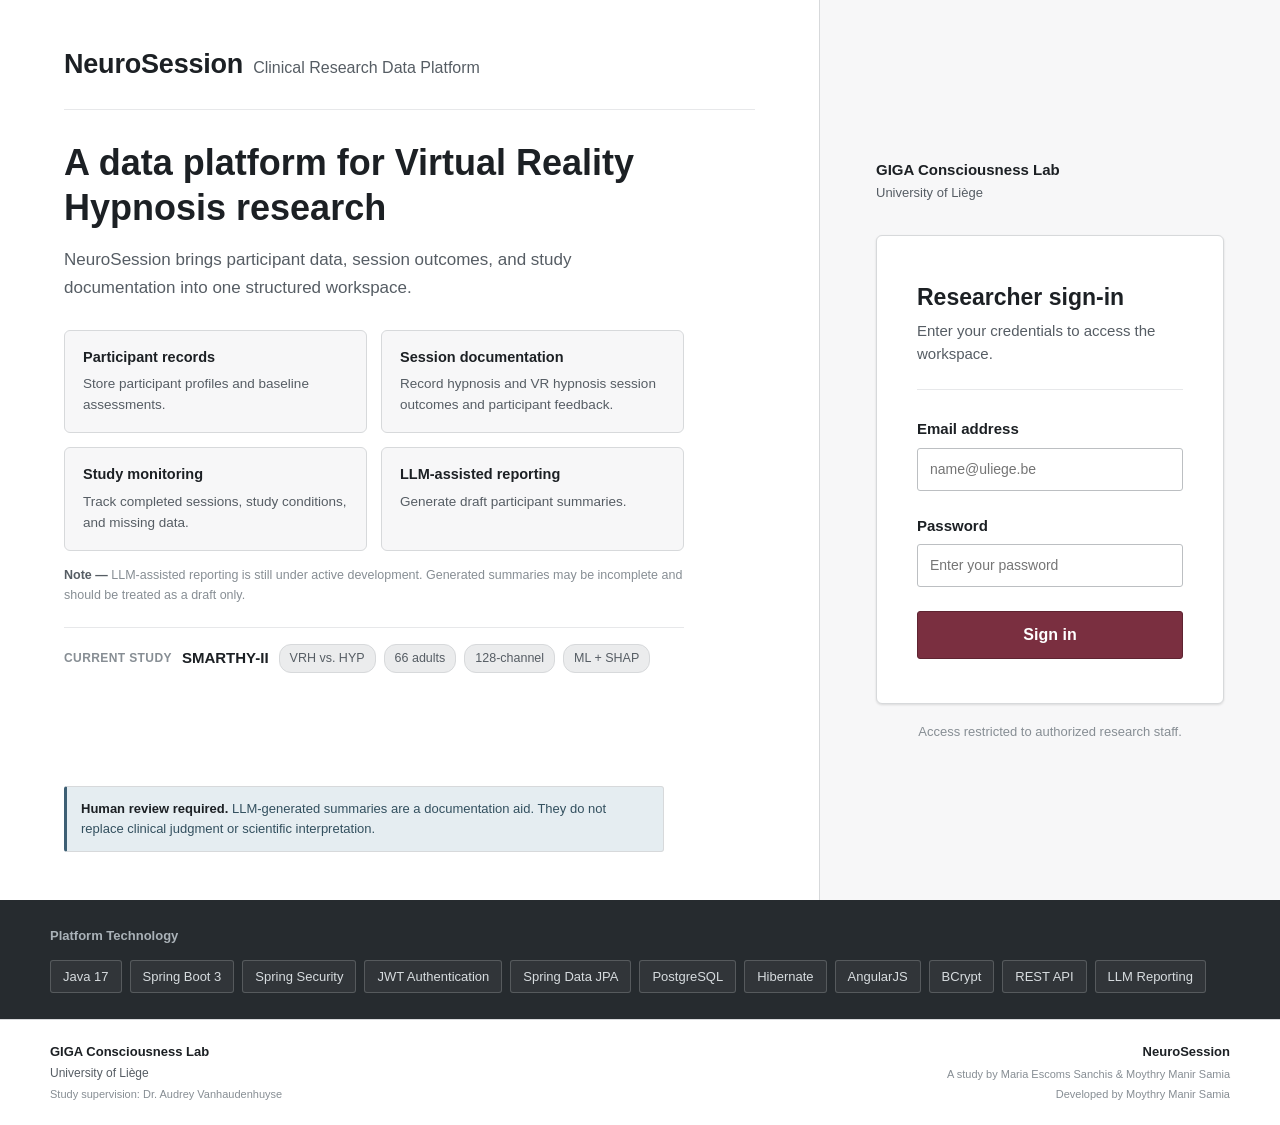
<file: src/main/resources/static/index.html>
<!DOCTYPE html>
<html ng-app="neuroSession">
<head>
    <meta charset="UTF-8">
    <title>NeuroSession</title>
    <link rel="stylesheet" href="css/style.css">
    <!-- AngularJS (self-hosted) -->
    <script src="vendor/angular.min.js"></script>
    <script src="vendor/angular-route.min.js"></script>
    <script src="vendor/angular-sanitize.min.js"></script>
    <script src="app.js"></script>
</head>
<body>
<div ng-view></div>
</body>
</html>
</file>
<file: src/main/resources/static/css/style.css>
/* =========================================================
   NEUROSESSION — APPLICATION STYLESHEET
   GIGA Consciousness Lab, University of Liège
   ========================================================= */

/* =========================================================
   1. RESET
   ========================================================= */

*,
*::before,
*::after {
    box-sizing: border-box;
    margin: 0;
    padding: 0;
}

html {
    scroll-behavior: smooth;
}

body {
    min-width: 320px;
    min-height: 100vh;

    background: #f2f3f4;
    color: #1c2024;

    font-family: Arial, "Helvetica Neue", Helvetica, sans-serif;
    font-size: 16px;
    line-height: 1.5;

    -webkit-font-smoothing: antialiased;
}

button,
input,
select,
textarea {
    font: inherit;
}

button {
    cursor: pointer;
}

a {
    color: inherit;
}

svg {
    display: block;
}

/* =========================================================
   2. DESIGN VARIABLES
   ========================================================= */

:root {
    --background: #f2f3f4;
    --surface: #ffffff;
    --surface-alt: #ebeced;
    --surface-soft: #f7f7f8;

    --text: #1c2024;
    --text-secondary: #565d64;
    --text-light: #878e94;

    --border: #d7d9db;
    --border-dark: #bcbfc2;
    --border-light: #e7e8ea;

    --accent: #7a2f40;
    --accent-dark: #5e2431;
    --accent-light: #f1e4e7;

    --success: #3f6b4c;
    --success-light: #e6efe8;

    --warning: #8f6423;
    --warning-light: #f3ead9;

    --danger: #a13d38;
    --danger-light: #f5e4e2;

    --info: #3d5f74;
    --info-light: #e5edf1;

    --mono: ui-monospace, "SF Mono", "Cascadia Code", Consolas, "Liberation Mono", monospace;

    --radius-small: 3px;
    --radius: 6px;

    --shadow-small: 0 1px 2px rgba(20, 22, 25, 0.06);
    --shadow-card: 0 1px 3px rgba(20, 22, 25, 0.08), 0 1px 2px rgba(20, 22, 25, 0.05);

    --sidebar-width: 250px;
}

/* =========================================================
   3. SHARED CONTAINERS
   ========================================================= */

.landing {
    min-height: 100vh;
    background: var(--background);
}

.section-inner {
    width: min(1180px, calc(100% - 48px));
    margin: 0 auto;
}

/* =========================================================
   4. LOGIN PAGE — SPLIT LAYOUT
   ========================================================= */

.login-shell {
    display: grid;
    grid-template-columns: minmax(0, 1fr) minmax(400px, 460px);
    min-height: 100vh;
}

/* --- Left: institution / study information panel --- */

.login-info {
    display: flex;
    flex-direction: column;

    padding: 44px clamp(36px, 5vw, 72px) 48px;

    background: var(--surface);
    border-right: 1px solid var(--border);
}

.brand-row {
    display: flex;
    align-items: baseline;
    gap: 10px;

    padding-bottom: 24px;
    border-bottom: 1px solid var(--border-light);
}

.brand-name {
    color: var(--text);
    font-size: 27px;
    font-weight: 700;
    letter-spacing: -0.2px;
}

.brand-sub {
    color: var(--text-secondary);
    font-size: 16px;
}

.login-intro {
    max-width: 620px;
    margin-top: 30px;
}

.login-intro h1 {
    color: var(--text);
    font-size: clamp(28px, 3vw, 36px);
    font-weight: 700;
    line-height: 1.25;
}

.login-intro p {
    max-width: 600px;
    margin-top: 16px;

    color: var(--text-secondary);
    font-size: 17px;
    line-height: 1.65;
}

.login-intro strong {
    color: var(--text);
    font-weight: 600;
}

/* --- Feature highlight boxes --- */

.feature-grid {
    display: grid;
    grid-template-columns: 1fr 1fr;
    gap: 14px;

    max-width: 620px;
    margin-top: 28px;
}

.feature-box {
    padding: 16px 18px;
    border: 1px solid var(--border);
    border-radius: var(--radius);
    background: var(--surface-soft);
}

.feature-box h3 {
    display: flex;
    align-items: center;
    flex-wrap: wrap;
    gap: 8px;

    color: var(--text);
    font-size: 14.5px;
    font-weight: 700;
}

.feature-box p {
    margin-top: 6px;
    color: var(--text-secondary);
    font-size: 13.5px;
    line-height: 1.55;
}

.status-tag {
    padding: 2px 8px;
    border: 1px solid #dcc191;
    border-radius: 10px;
    background: var(--warning-light);
    color: var(--warning);
    font-size: 10.5px;
    font-weight: 700;
    letter-spacing: 0.3px;
    text-transform: uppercase;
}

/* --- Sidenote --- */

.sidenote {
    max-width: 620px;
    margin-top: 14px;

    color: var(--text-light);
    font-size: 12.5px;
    line-height: 1.6;
}

.sidenote strong {
    color: var(--text-secondary);
    font-weight: 700;
}

/* --- Study summary block --- */

.study-summary {
    display: flex;
    align-items: center;
    flex-wrap: wrap;
    gap: 10px;

    max-width: 620px;
    margin-top: 22px;
    padding-top: 16px;
    border-top: 1px solid var(--border-light);
}

.study-summary h2 {
    color: var(--text-light);
    font-size: 12px;
    font-weight: 600;
    letter-spacing: 0.4px;
    text-transform: uppercase;
}

.study-name {
    color: var(--text);
    font-size: 15px;
    font-weight: 700;
}

.study-facts {
    display: flex;
    flex-wrap: wrap;
    gap: 8px;
}

.study-facts div {
    display: contents;
}

.study-facts dt {
    display: none;
}

.study-facts dd {
    padding: 4px 10px;
    border: 1px solid var(--border);
    border-radius: 12px;
    background: var(--surface-alt);
    color: var(--text-secondary);
    font-size: 12.5px;
}

/* --- Review / compliance note --- */

.tool-note {
    max-width: 600px;
    margin-top: auto;
    padding-top: 24px;
}

.tool-note p {
    padding: 12px 14px;
    border: 1px solid var(--border);
    border-left: 3px solid var(--info);
    border-radius: var(--radius-small);
    background: var(--info-light);
    color: #33505f;
    font-size: 13px;
    line-height: 1.55;
}

.tool-note strong {
    color: var(--text);
    font-weight: 700;
}

/* =========================================================
   5. LOGIN PANEL (RIGHT)
   ========================================================= */

.login-panel {
    position: relative;

    display: flex;
    flex-direction: column;
    align-items: stretch;
    justify-content: center;

    padding: 48px clamp(32px, 5vw, 56px);

    background: var(--surface-soft);
}

.institution-label {
    margin-bottom: 32px;
}

.institution-label strong,
.institution-label span {
    display: block;
}

.institution-label strong {
    color: var(--text);
    font-size: 15px;
    font-weight: 700;
}

.institution-label span {
    margin-top: 2px;
    color: var(--text-secondary);
    font-size: 13px;
}

.login-card {
    width: 100%;
    padding: 44px 40px;
    border: 1px solid var(--border);
    border-radius: var(--radius);
    background: var(--surface);
    box-shadow: var(--shadow-card);
}

.login-card-heading {
    padding-bottom: 24px;
    border-bottom: 1px solid var(--border-light);
}

.login-card-heading h2 {
    color: var(--text);
    font-size: 23px;
    font-weight: 700;
}

.login-card-heading p {
    margin-top: 6px;
    color: var(--text-secondary);
    font-size: 15px;
}

.login-panel form {
    margin-top: 28px;
}

/* --- Form fields --- */

.login-panel .form-group {
    margin-bottom: 24px;
}

.login-panel .form-group label {
    display: block;
    margin-bottom: 7px;
    color: var(--text);
    font-size: 15px;
    font-weight: 600;
}

.input-container,
.input-shell {
    position: relative;
    width: 100%;
}

.input-container input,
.input-shell input {
    width: 100%;
    height: 48px;

    padding: 0 14px;

    border: 1px solid var(--border-dark);
    border-radius: var(--radius-small);

    background: var(--surface);
    color: var(--text);
    font-size: 16px;

    transition: border-color 0.15s ease, box-shadow 0.15s ease;
}

.input-container input::placeholder,
.input-shell input::placeholder {
    color: var(--text-light);
}

.input-container input:focus,
.input-shell input:focus {
    outline: none;
    border-color: var(--accent);
    box-shadow: 0 0 0 3px rgba(122, 47, 64, 0.12);
}

.login-options {
    display: flex;
    align-items: center;
    justify-content: space-between;
    gap: 18px;
    margin: 2px 0 20px;
}

.remember-me,
.remember-control {
    display: flex;
    align-items: center;
    gap: 8px;
    color: var(--text-secondary);
    font-size: 13px;
}

.remember-me input,
.remember-control input {
    width: 15px;
    height: 15px;
    accent-color: var(--accent);
}

.forgot-link,
.text-link {
    color: var(--accent);
    font-size: 13px;
    text-decoration: none;
}

.forgot-link:hover,
.text-link:hover {
    text-decoration: underline;
}

.login-panel .error-msg {
    margin-bottom: 16px;
    padding: 10px 12px;
    border: 1px solid #d3a6a2;
    border-left: 3px solid var(--danger);
    border-radius: var(--radius-small);
    background: var(--danger-light);
    color: #6d2f2b;
    font-size: 13px;
}

.login-panel .btn-login {
    width: 100%;
    height: 48px;

    display: flex;
    align-items: center;
    justify-content: center;

    border: 1px solid var(--accent-dark);
    border-radius: var(--radius-small);

    background: var(--accent);
    color: white;

    font-size: 16px;
    font-weight: 600;

    transition: background 0.15s ease;
}

.login-panel .btn-login:hover {
    background: var(--accent-dark);
}

.login-footnote {
    margin-top: 18px;
    color: var(--text-light);
    font-size: 13px;
    text-align: center;
}

/* =========================================================
   5b. TECHNOLOGY SECTION
   ========================================================= */

.tech-section {
    padding: 26px 0;
    background: #262b2f;
}

.tech-label {
    color: #aab2b8;
    font-size: 13px;
    font-weight: 600;
}

.tech-badges {
    display: flex;
    flex-wrap: wrap;
    gap: 8px;
    margin-top: 14px;
}

.tech-badge {
    padding: 6px 12px;
    border: 1px solid rgba(255, 255, 255, 0.18);
    border-radius: var(--radius-small);
    background: rgba(255, 255, 255, 0.05);
    color: #d7dcdf;
    font-size: 13px;
}

/* =========================================================
   6. PUBLIC FOOTER
   ========================================================= */

.landing-footer {
    padding: 22px 0;
    border-top: 1px solid var(--border);
    background: var(--surface);
}

.footer-inner {
    display: flex;
    align-items: flex-start;
    justify-content: space-between;
    gap: 24px;
    width: min(1180px, calc(100% - 48px));
    margin: 0 auto;
}

.footer-left strong,
.footer-left span,
.footer-left small,
.footer-right strong,
.footer-right small {
    display: block;
}

.footer-left strong,
.footer-right strong {
    color: var(--text);
    font-size: 13px;
    font-weight: 600;
}

.footer-left span {
    margin-top: 2px;
    color: var(--text-secondary);
    font-size: 12px;
}

.footer-left small,
.footer-right small {
    margin-top: 4px;
    color: var(--text-light);
    font-size: 11px;
}

.footer-right {
    text-align: right;
}

/* =========================================================
   7. AUTHENTICATED APPLICATION LAYOUT
   ========================================================= */

.app-layout {
    display: flex;
    min-height: 100vh;
    background: var(--background);
}

.sidebar {
    position: fixed;
    inset: 0 auto 0 0;

    width: var(--sidebar-width);
    height: 100vh;

    display: flex;
    flex-direction: column;

    padding: 26px 0 20px;

    border-right: 1px solid #374049;
    background: #262b2f;
    color: white;
}

.logo {
    margin: 0 22px;
    padding: 0 0 20px;
    border-bottom: 1px solid rgba(255, 255, 255, 0.14);

    color: #ffffff;
    font-size: 17px;
    font-weight: 700;
}

.logo::after {
    content: "Research Data System";
    display: block;
    margin-top: 5px;
    color: rgba(255, 255, 255, 0.48);
    font-size: 11px;
    font-weight: 500;
}

.sidebar ul {
    flex: 1;
    padding: 18px 0;
    list-style: none;
}

.sidebar ul li a {
    display: block;
    padding: 11px 22px;

    border-left: 3px solid transparent;
    color: rgba(255, 255, 255, 0.68);
    font-size: 14px;
    text-decoration: none;

    transition: background 0.15s ease, color 0.15s ease, border-color 0.15s ease;
}

.sidebar ul li a:hover,
.sidebar ul li a.active {
    border-left-color: var(--accent);
    background: rgba(255, 255, 255, 0.06);
    color: #ffffff;
}

.user-info {
    margin: 0 22px;
    padding: 16px 0 0;
    border-top: 1px solid rgba(255, 255, 255, 0.14);
}

.user-info p {
    color: #ffffff;
    font-size: 13px;
    font-weight: 600;
}

.user-info .role {
    margin-top: 3px;
    color: rgba(255, 255, 255, 0.48);
    font-size: 12px;
    font-weight: 400;
}

.content {
    flex: 1;
    min-width: 0;

    margin-left: var(--sidebar-width);
    padding: 36px clamp(24px, 4vw, 52px) 55px;
}

.content h2 {
    margin-bottom: 24px;
    color: var(--text);
    font-size: 23px;
    font-weight: 700;
}

/* =========================================================
   8. APPLICATION CARDS
   ========================================================= */

.card {
    margin-bottom: 20px;
    padding: 24px;

    border: 1px solid var(--border);
    border-radius: var(--radius);
    background: var(--surface);
    box-shadow: var(--shadow-small);
}

.card h3 {
    margin-bottom: 16px;
    color: var(--text);
    font-size: 16px;
    font-weight: 700;
}

.card-header {
    display: flex;
    align-items: center;
    justify-content: space-between;
    gap: 18px;
    margin-bottom: 17px;
}

.card-header h3 {
    margin: 0;
}

/* =========================================================
   9. DASHBOARD STATS
   ========================================================= */

.stats-grid {
    display: grid;
    grid-template-columns: repeat(3, minmax(0, 1fr));
    gap: 14px;
    margin-bottom: 20px;
}

.stat-card {
    padding: 18px 20px;

    border: 1px solid var(--border);
    border-radius: var(--radius);
    background: var(--surface);
    box-shadow: var(--shadow-small);
}

.stat-card h3 {
    margin-bottom: 8px;
    color: var(--text-secondary);
    font-size: 12px;
    font-weight: 600;
    letter-spacing: 0.3px;
    text-transform: uppercase;
}

.stat-card p {
    color: var(--text);
    font-family: var(--mono);
    font-size: 22px;
    font-weight: 600;
}

/* =========================================================
   10. APPLICATION FORMS
   ========================================================= */

.form-row {
    display: grid;
    grid-template-columns: repeat(auto-fill, minmax(175px, 1fr));
    gap: 16px;
    margin-bottom: 16px;
}

.form-group {
    margin-bottom: 15px;
}

.form-group label {
    display: block;
    margin-bottom: 6px;
    color: var(--text-secondary);
    font-size: 12.5px;
    font-weight: 600;
}

.form-group input,
.form-group select,
.form-group textarea {
    width: 100%;

    padding: 10px 12px;

    border: 1px solid var(--border-dark);
    border-radius: var(--radius-small);

    background: var(--surface);
    color: var(--text);
    font-size: 14px;

    transition: border-color 0.15s ease, box-shadow 0.15s ease;
}

.form-group textarea {
    min-height: 105px;
    resize: vertical;
}

.form-group input:focus,
.form-group select:focus,
.form-group textarea:focus {
    outline: none;
    border-color: var(--accent);
    box-shadow: 0 0 0 3px rgba(122, 47, 64, 0.10);
}

/* =========================================================
   11. BUTTONS
   ========================================================= */

.btn-primary,
.btn-secondary,
.btn-danger,
.btn-view,
.btn-back,
.btn-logout {
    display: inline-flex;
    align-items: center;
    justify-content: center;
    gap: 6px;

    border-radius: var(--radius-small);
    font-size: 13px;
    font-weight: 600;
    text-decoration: none;
    cursor: pointer;

    transition: background 0.15s ease, border-color 0.15s ease;
}

.btn-primary {
    padding: 10px 16px;
    border: 1px solid var(--accent-dark);
    background: var(--accent);
    color: white;
}

.btn-primary:hover {
    background: var(--accent-dark);
}

.btn-secondary {
    margin-right: 8px;
    padding: 9px 15px;
    border: 1px solid var(--border-dark);
    background: var(--surface);
    color: var(--text);
}

.btn-secondary:hover {
    background: var(--surface-alt);
}

.btn-danger {
    padding: 9px 15px;
    border: 1px solid #7c332e;
    background: var(--danger);
    color: white;
}

.btn-danger:hover {
    background: #8a3530;
}

.btn-view {
    padding: 6px 11px;
    border: 1px solid var(--border-dark);
    background: var(--surface);
    color: var(--accent-dark);
    font-size: 12.5px;
}

.btn-view:hover {
    background: var(--accent);
    color: white;
    border-color: var(--accent-dark);
}

.btn-back {
    padding: 5px 0;
    border: 0;
    border-bottom: 1px solid var(--border-dark);
    color: var(--text-secondary);
    font-size: 13px;
    font-weight: 500;
}

.btn-back:hover {
    color: var(--accent);
}

.btn-logout {
    margin-top: 10px;
    padding: 7px 12px;
    border: 1px solid rgba(255, 255, 255, 0.22);
    background: transparent;
    color: rgba(255, 255, 255, 0.65);
    font-size: 12.5px;
}

.btn-logout:hover {
    border-color: rgba(255, 255, 255, 0.42);
    color: white;
}

/* =========================================================
   12. TABLES
   ========================================================= */

.table-wrapper {
    width: 100%;
    overflow-x: auto;
}

table {
    width: 100%;
    border-collapse: collapse;
}

th {
    padding: 11px 12px;
    border-top: 1px solid var(--border);
    border-bottom: 2px solid var(--border-dark);

    background: var(--surface-alt);
    color: var(--text-secondary);

    font-size: 12px;
    font-weight: 700;
    letter-spacing: 0.2px;
    text-align: left;
}

td {
    padding: 12px;
    border-bottom: 1px solid var(--border-light);

    background: var(--surface);
    color: var(--text);
    font-size: 14px;

    vertical-align: middle;
}

tbody tr:nth-child(even) td {
    background: #fafafb;
}

tr:hover td {
    background: #f0f1f2;
}

.empty {
    padding: 32px 18px;
    color: var(--text-secondary);
    font-size: 14px;
    text-align: center;
}

/* =========================================================
   13. SYSTEM MESSAGES
   ========================================================= */

.error,
.success {
    margin-bottom: 16px;
    padding: 11px 14px;
    border-radius: var(--radius-small);
    font-size: 13.5px;
}

.error {
    border: 1px solid #d3a6a2;
    border-left: 3px solid var(--danger);
    background: var(--danger-light);
    color: #6d2f2b;
}

.success {
    border: 1px solid #b3c9b7;
    border-left: 3px solid var(--success);
    background: var(--success-light);
    color: #35553f;
}

/* =========================================================
   14. PARTICIPANT DETAILS
   ========================================================= */

.page-header {
    display: flex;
    align-items: center;
    gap: 16px;
    margin-bottom: 22px;
}

.info-grid {
    display: grid;
    grid-template-columns: repeat(auto-fill, minmax(175px, 1fr));
    gap: 0;

    border-top: 1px solid var(--border);
    border-left: 1px solid var(--border);
}

.info-grid.small {
    margin: 16px 0;
}

.info-item {
    padding: 13px 14px;
    border-right: 1px solid var(--border);
    border-bottom: 1px solid var(--border);
}

.info-item label {
    display: block;
    margin-bottom: 5px;
    color: var(--text-secondary);
    font-size: 11.5px;
    font-weight: 600;
}

.info-item span {
    color: var(--text);
    font-family: var(--mono);
    font-size: 14px;
    font-weight: 600;
}

/* =========================================================
   15. SESSION CARDS
   ========================================================= */

.sessions-grid {
    display: grid;
    grid-template-columns: repeat(2, minmax(0, 1fr));
    gap: 18px;
    margin-top: 21px;
}

.session-card {
    padding: 0;
    overflow: hidden;
}

.session-header {
    display: flex;
    align-items: center;
    justify-content: space-between;
    padding: 14px 18px;
    border-bottom: 1px solid var(--border);
}

.session-header h3 {
    margin: 0;
    color: white;
    font-size: 14.5px;
    font-weight: 700;
}

.session-header.vrh {
    background: #4a6350;
}

.session-header.hyp {
    background: var(--accent-dark);
}

.badge {
    padding: 4px 9px;
    border: 1px solid rgba(255, 255, 255, 0.34);
    border-radius: var(--radius-small);
    background: transparent;
    color: white;
    font-size: 11px;
    font-weight: 600;
}

/* --- Study monitoring completion badges --- */

.progress-badge {
    display: inline-block;
    padding: 4px 10px;
    border-radius: 12px;
    font-size: 12px;
    font-weight: 600;
}

.progress-badge.complete {
    border: 1px solid #b3c9b7;
    background: var(--success-light);
    color: #35553f;
}

.progress-badge.partial {
    border: 1px solid #dcc191;
    background: var(--warning-light);
    color: #705019;
}

.progress-badge.none {
    border: 1px solid #d3a6a2;
    background: var(--danger-light);
    color: #6d2f2b;
}

/* =========================================================
   16. VAS VALUES
   ========================================================= */

.vas-grid {
    display: grid;
    grid-template-columns: repeat(2, minmax(0, 1fr));
    gap: 12px;
    margin-bottom: 16px;
}

.vas-item {
    padding: 12px 14px;
    border: 1px solid var(--border);
    border-radius: var(--radius-small);
    background: var(--surface-alt);
}

.vas-item label {
    display: block;
    margin-bottom: 5px;
    color: var(--text-secondary);
    font-size: 11.5px;
    font-weight: 600;
}

.vas-item span {
    color: var(--text);
    font-family: var(--mono);
    font-size: 14px;
    font-weight: 600;
}

.vas-bar-container {
    height: 6px;
    margin: 7px 0 4px;
    overflow: hidden;
    border-radius: 3px;
    background: #d8dbde;
}

.vas-bar {
    height: 100%;
    border-radius: 3px;
    background: var(--accent);
    transition: width 0.3s ease;
}

.vas-bar.vrh-pre  { background: var(--accent); }
.vas-bar.vrh-post { background: var(--success); }
.vas-bar.hyp-pre  { background: #3d1f28; }
.vas-bar.hyp-post { background: #2a4a33; }

/* =========================================================
   17. MODALS
   ========================================================= */

.modal-overlay {
    position: fixed;
    inset: 0;
    z-index: 1000;

    display: flex;
    align-items: flex-start;
    justify-content: center;

    overflow-y: auto;
    padding: 45px 18px;

    background: rgba(20, 23, 26, 0.65);
}

.modal {
    width: min(720px, 100%);
    margin-bottom: 35px;
    padding: 30px;

    border: 1px solid var(--border-dark);
    border-radius: var(--radius);
    background: var(--surface);
    box-shadow: 0 8px 24px rgba(0, 0, 0, 0.18);
}

.modal h3 {
    margin-bottom: 20px;
    color: var(--text);
    font-size: 19px;
    font-weight: 700;
}

.modal h4 {
    margin: 22px 0 12px;
    padding-bottom: 7px;
    border-bottom: 1px solid var(--border);
    color: var(--text-secondary);
    font-size: 13px;
    font-weight: 700;
}

.modal-actions {
    display: flex;
    flex-wrap: wrap;
    gap: 10px;
    margin-top: 22px;
}

.quick-links {
    margin-top: 15px;
}

/* --- Report modal --- */

.report-modal {
    width: 750px;
    max-width: 95%;
}

.modal-header {
    display: flex;
    justify-content: space-between;
    align-items: center;
    margin-bottom: 16px;
}

.modal-header h3 {
    margin: 0;
}

.report-disclaimer {
    background: #fef9e7;
    border: 1px solid #f9e79f;
    border-radius: 6px;
    padding: 10px 14px;
    font-size: 12px;
    color: #7d6608;
    margin-bottom: 20px;
}

.report-body {
    font-size: 14px;
    line-height: 1.8;
    color: var(--text);
    white-space: pre-wrap;
}

/* =========================================================
   18. RESPONSIVE
   ========================================================= */

@media (max-width: 1120px) {
    .login-shell {
        grid-template-columns: minmax(0, 1fr) minmax(380px, 420px);
    }
}

@media (max-width: 980px) {
    .sidebar {
        position: static;
        width: 100%;
        height: auto;
    }

    .app-layout {
        display: block;
    }

    .content {
        margin-left: 0;
    }

    .sidebar ul {
        display: flex;
        flex-wrap: wrap;
        padding: 14px 16px;
    }

    .sidebar ul li a {
        padding: 9px 14px;
    }

    .user-info {
        margin-bottom: 4px;
    }
}

@media (max-width: 880px) {
    .login-shell {
        display: block;
    }

    .login-info {
        padding: 32px 30px 40px;
        border-right: 0;
        border-bottom: 1px solid var(--border);
    }

    .tool-note {
        margin-top: 28px;
    }

    .login-panel {
        padding: 40px 25px 48px;
    }

    .footer-inner {
        display: block;
    }

    .footer-right {
        margin-top: 16px;
        text-align: left;
    }
}

@media (max-width: 680px) {
    .login-intro h1 {
        font-size: 24px;
    }

    .study-facts {
        grid-template-columns: 1fr;
    }

    .stats-grid,
    .sessions-grid {
        grid-template-columns: 1fr;
    }

    .content {
        padding: 27px 15px 45px;
    }

    .card,
    .modal {
        padding: 20px;
    }

    .card-header,
    .page-header {
        align-items: flex-start;
        flex-direction: column;
        gap: 10px;
    }

    .vas-grid,
    .info-grid,
    .form-row {
        grid-template-columns: 1fr;
    }

    table {
        min-width: 680px;
    }

    .login-options {
        flex-direction: column;
        align-items: flex-start;
        gap: 10px;
    }

    .report-modal {
        width: 100%;
    }
}

/* =========================================================
   19. ACCESSIBILITY
   ========================================================= */

:focus-visible {
    outline: 2px solid rgba(122, 47, 64, 0.4);
    outline-offset: 2px;
}

@media (prefers-reduced-motion: reduce) {
    *,
    *::before,
    *::after {
        scroll-behavior: auto !important;
        transition-duration: 0.01ms !important;
        animation-duration: 0.01ms !important;
        animation-iteration-count: 1 !important;
    }
}
</file>
